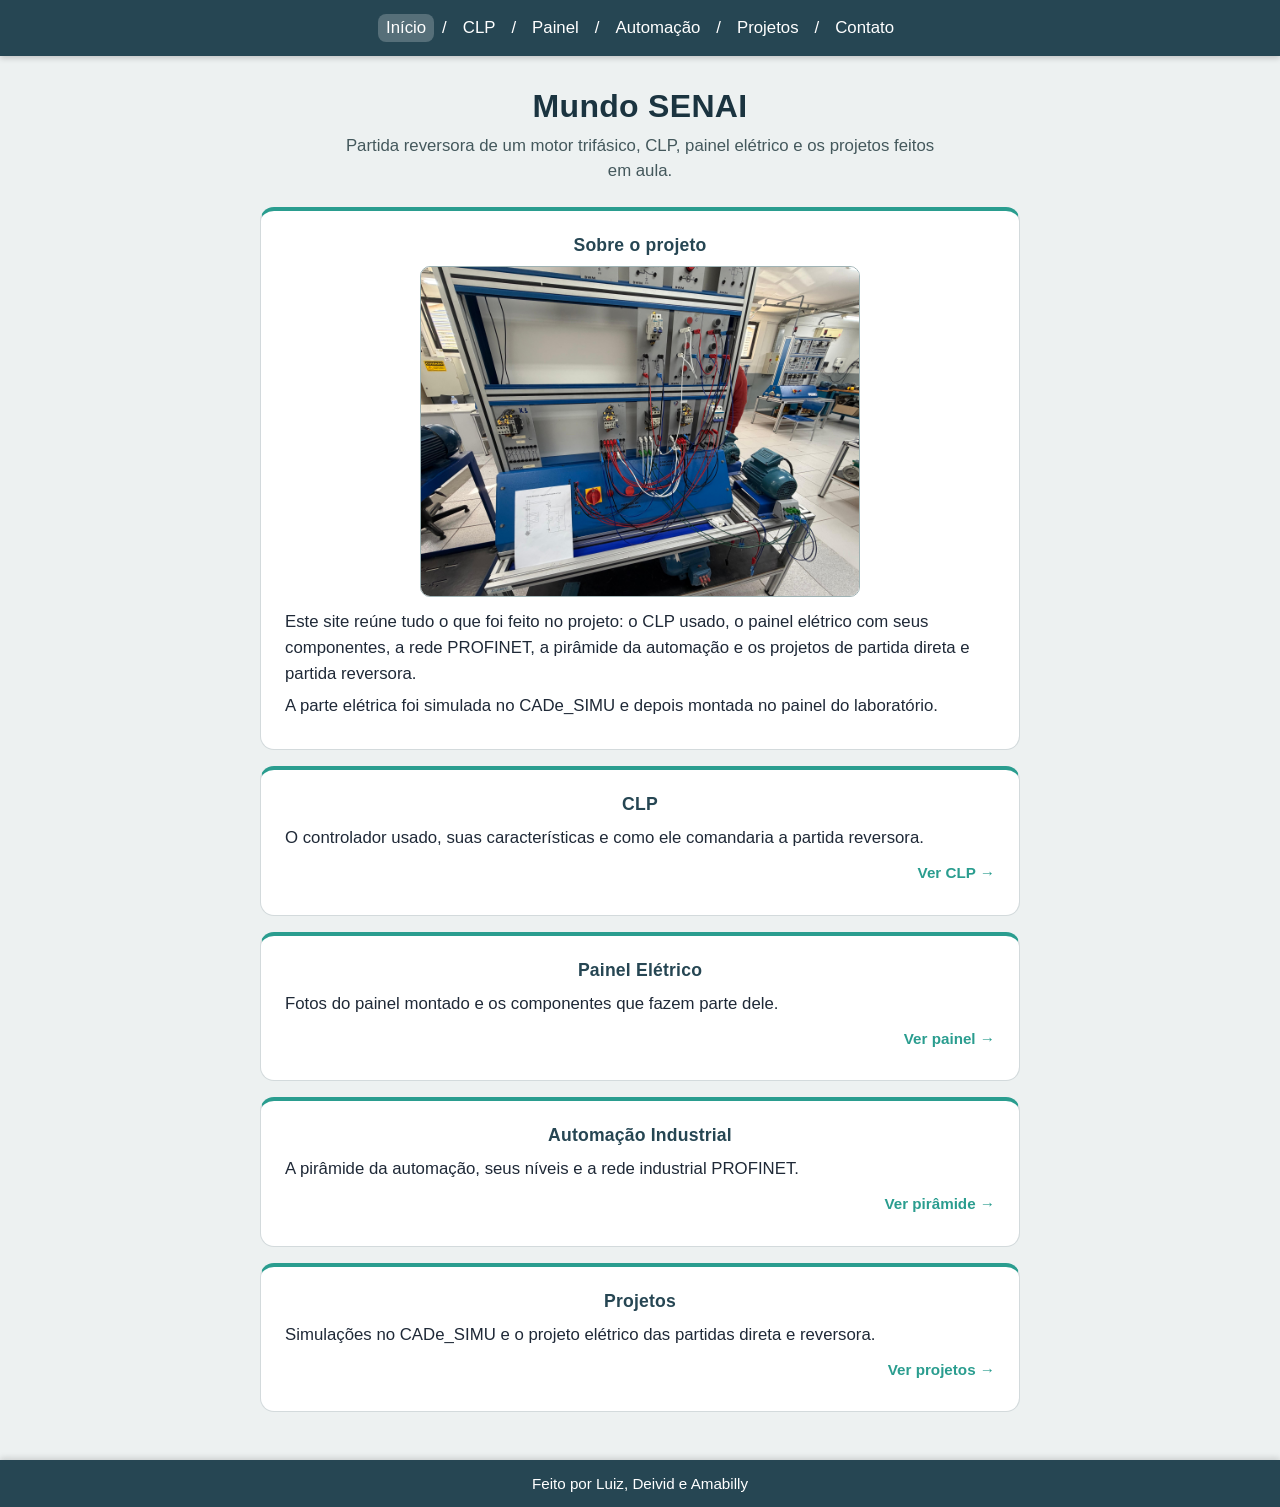
<file: index.html>
<!DOCTYPE html>
<html lang="pt-BR">
<head>
    <meta charset="UTF-8">
    <meta name="viewport" content="width=device-width, initial-scale=1.0">
    <link rel="stylesheet" href="./css/style.css">
    <title>Mundo SENAI</title>
</head>
<body>
    <header>
        <input type="checkbox" id="menu">
        <label for="menu" class="hamb">&#9776; Menu</label>
        <nav>
            <a class="atual" href="./index.html">Início</a><span> /</span>
            <a href="./html/clp.html">CLP</a><span> /</span>
            <a href="./html/painel.html">Painel</a><span> /</span>
            <a href="./html/automacao.html">Automação</a><span> /</span>
            <a href="./html/projetos.html">Projetos</a><span> /</span>
            <a href="./html/contato.html">Contato</a>
        </nav>
    </header>
    <main>

        <h1>Mundo SENAI</h1>
        <p class="sub">Partida reversora de um motor trifásico, CLP, painel elétrico e os projetos feitos em aula.</p>

        <section>
            <h3>Sobre o projeto</h3>
            <a href="./img/reversora.jpeg" target="_blank"><img src="./img/reversora.jpeg" alt="Painel elétrico montado com a partida reversora"></a>
            <p>Este site reúne tudo o que foi feito no projeto: o CLP usado, o painel elétrico com seus componentes, a rede PROFINET, a pirâmide da automação e os projetos de partida direta e partida reversora.</p>
            <p>A parte elétrica foi simulada no CADe_SIMU e depois montada no painel do laboratório.</p>
        </section>

        <section class="pag">
            <a href="./html/clp.html">
                <h3>CLP</h3>
                <p>O controlador usado, suas características e como ele comandaria a partida reversora.</p>
                <p class="ver">Ver CLP &rarr;</p>
            </a>
        </section>

        <section class="pag">
            <a href="./html/painel.html">
                <h3>Painel Elétrico</h3>
                <p>Fotos do painel montado e os componentes que fazem parte dele.</p>
                <p class="ver">Ver painel &rarr;</p>
            </a>
        </section>

        <section class="pag">
            <a href="./html/automacao.html">
                <h3>Automação Industrial</h3>
                <p>A pirâmide da automação, seus níveis e a rede industrial PROFINET.</p>
                <p class="ver">Ver pirâmide &rarr;</p>
            </a>
        </section>

        <section class="pag">
            <a href="./html/projetos.html">
                <h3>Projetos</h3>
                <p>Simulações no CADe_SIMU e o projeto elétrico das partidas direta e reversora.</p>
                <p class="ver">Ver projetos &rarr;</p>
            </a>
        </section>

    </main>
    <footer>
        <p>Feito por Luiz, Deivid e Amabilly</p>
    </footer>
</body>
</html>
</file>
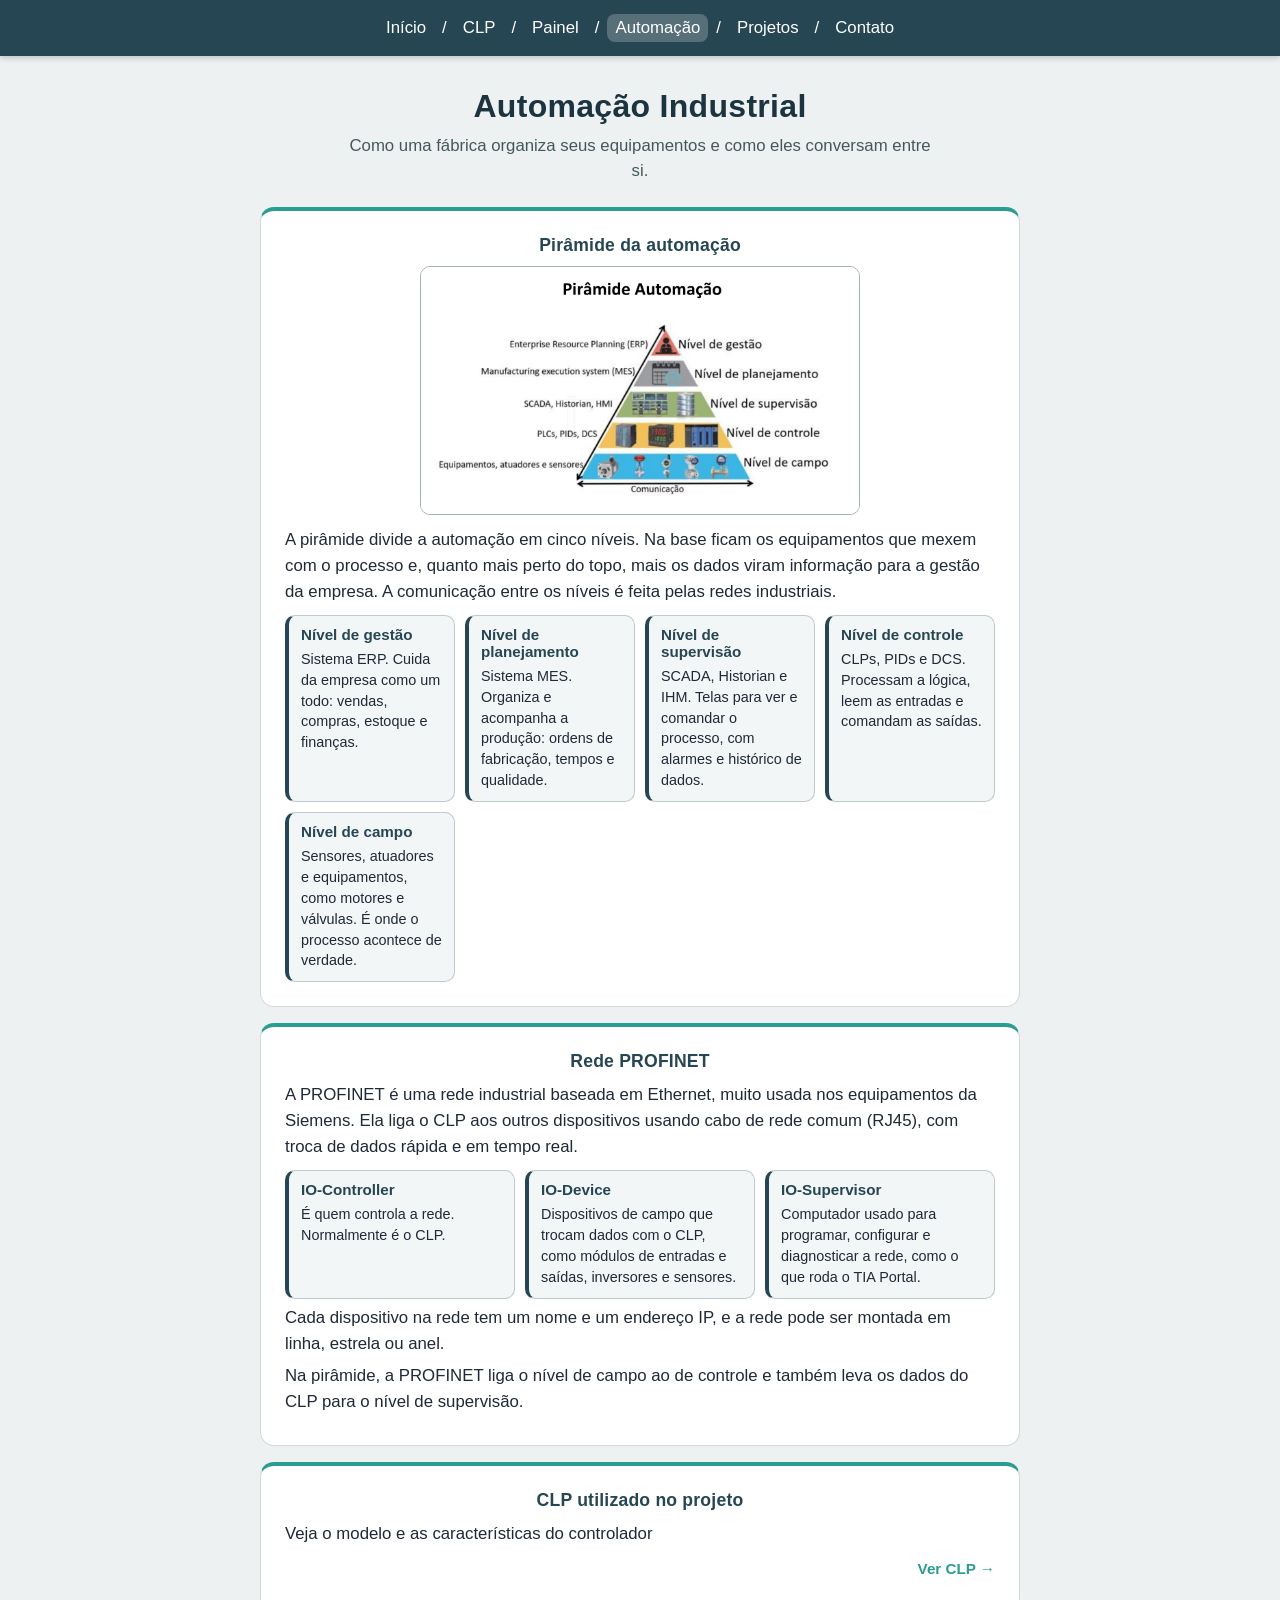
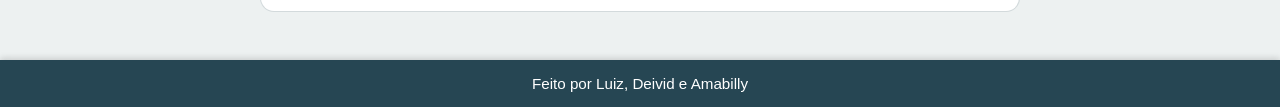
<file: html/automacao.html>
<!DOCTYPE html>
<html lang="pt-BR">
<head>
    <meta charset="UTF-8">
    <meta name="viewport" content="width=device-width, initial-scale=1.0">
    <link rel="stylesheet" href="../css/style.css">
    <title>Automação</title>
</head>
<body>
    <header>
        <input type="checkbox" id="menu">
        <label for="menu" class="hamb">&#9776; Menu</label>
        <nav>
            <a href="../index.html">Início</a><span> /</span>
            <a href="./clp.html">CLP</a><span> /</span>
            <a href="./painel.html">Painel</a><span> /</span>
            <a class="atual" href="./automacao.html">Automação</a><span> /</span>
            <a href="./projetos.html">Projetos</a><span> /</span>
            <a href="./contato.html">Contato</a>
        </nav>
    </header>
    <main>

        <h1>Automação Industrial</h1>
        <p class="sub">Como uma fábrica organiza seus equipamentos e como eles conversam entre si.</p>

        <section>
            <h3>Pirâmide da automação</h3>
            <a href="../img/automacao.png" target="_blank"><img src="../img/automacao.png" alt="Pirâmide da automação com os cinco níveis"></a>
            <p>A pirâmide divide a automação em cinco níveis. Na base ficam os equipamentos que mexem com o processo e, quanto mais perto do topo, mais os dados viram informação para a gestão da empresa. A comunicação entre os níveis é feita pelas redes industriais.</p>
            <div class="grade">
                <div class="item n1">
                    <h4>Nível de gestão</h4>
                    <p>Sistema ERP. Cuida da empresa como um todo: vendas, compras, estoque e finanças.</p>
                </div>
                <div class="item n2">
                    <h4>Nível de planejamento</h4>
                    <p>Sistema MES. Organiza e acompanha a produção: ordens de fabricação, tempos e qualidade.</p>
                </div>
                <div class="item n3">
                    <h4>Nível de supervisão</h4>
                    <p>SCADA, Historian e IHM. Telas para ver e comandar o processo, com alarmes e histórico de dados.</p>
                </div>
                <div class="item n4">
                    <h4>Nível de controle</h4>
                    <p>CLPs, PIDs e DCS. Processam a lógica, leem as entradas e comandam as saídas.</p>
                </div>
                <div class="item n5">
                    <h4>Nível de campo</h4>
                    <p>Sensores, atuadores e equipamentos, como motores e válvulas. É onde o processo acontece de verdade.</p>
                </div>
            </div>
        </section>

        <section>
            <h3>Rede PROFINET</h3>
            <p>A PROFINET é uma rede industrial baseada em Ethernet, muito usada nos equipamentos da Siemens. Ela liga o CLP aos outros dispositivos usando cabo de rede comum (RJ45), com troca de dados rápida e em tempo real.</p>
            <div class="grade">
                <div class="item">
                    <h4>IO-Controller</h4>
                    <p>É quem controla a rede. Normalmente é o CLP.</p>
                </div>
                <div class="item">
                    <h4>IO-Device</h4>
                    <p>Dispositivos de campo que trocam dados com o CLP, como módulos de entradas e saídas, inversores e sensores.</p>
                </div>
                <div class="item">
                    <h4>IO-Supervisor</h4>
                    <p>Computador usado para programar, configurar e diagnosticar a rede, como o que roda o TIA Portal.</p>
                </div>
            </div>
            <p>Cada dispositivo na rede tem um nome e um endereço IP, e a rede pode ser montada em linha, estrela ou anel.</p>
            <p>Na pirâmide, a PROFINET liga o nível de campo ao de controle e também leva os dados do CLP para o nível de supervisão.</p>
        </section>

        <section class="pag">
            <a href="./clp.html">
                <h3>CLP utilizado no projeto</h3>
                <p>Veja o modelo e as características do controlador</p>
                <p class="ver">Ver CLP &rarr;</p>
            </a>
        </section>

    </main>
    <footer>
        <p>Feito por Luiz, Deivid e Amabilly</p>
    </footer>
</body>
</html>
</file>
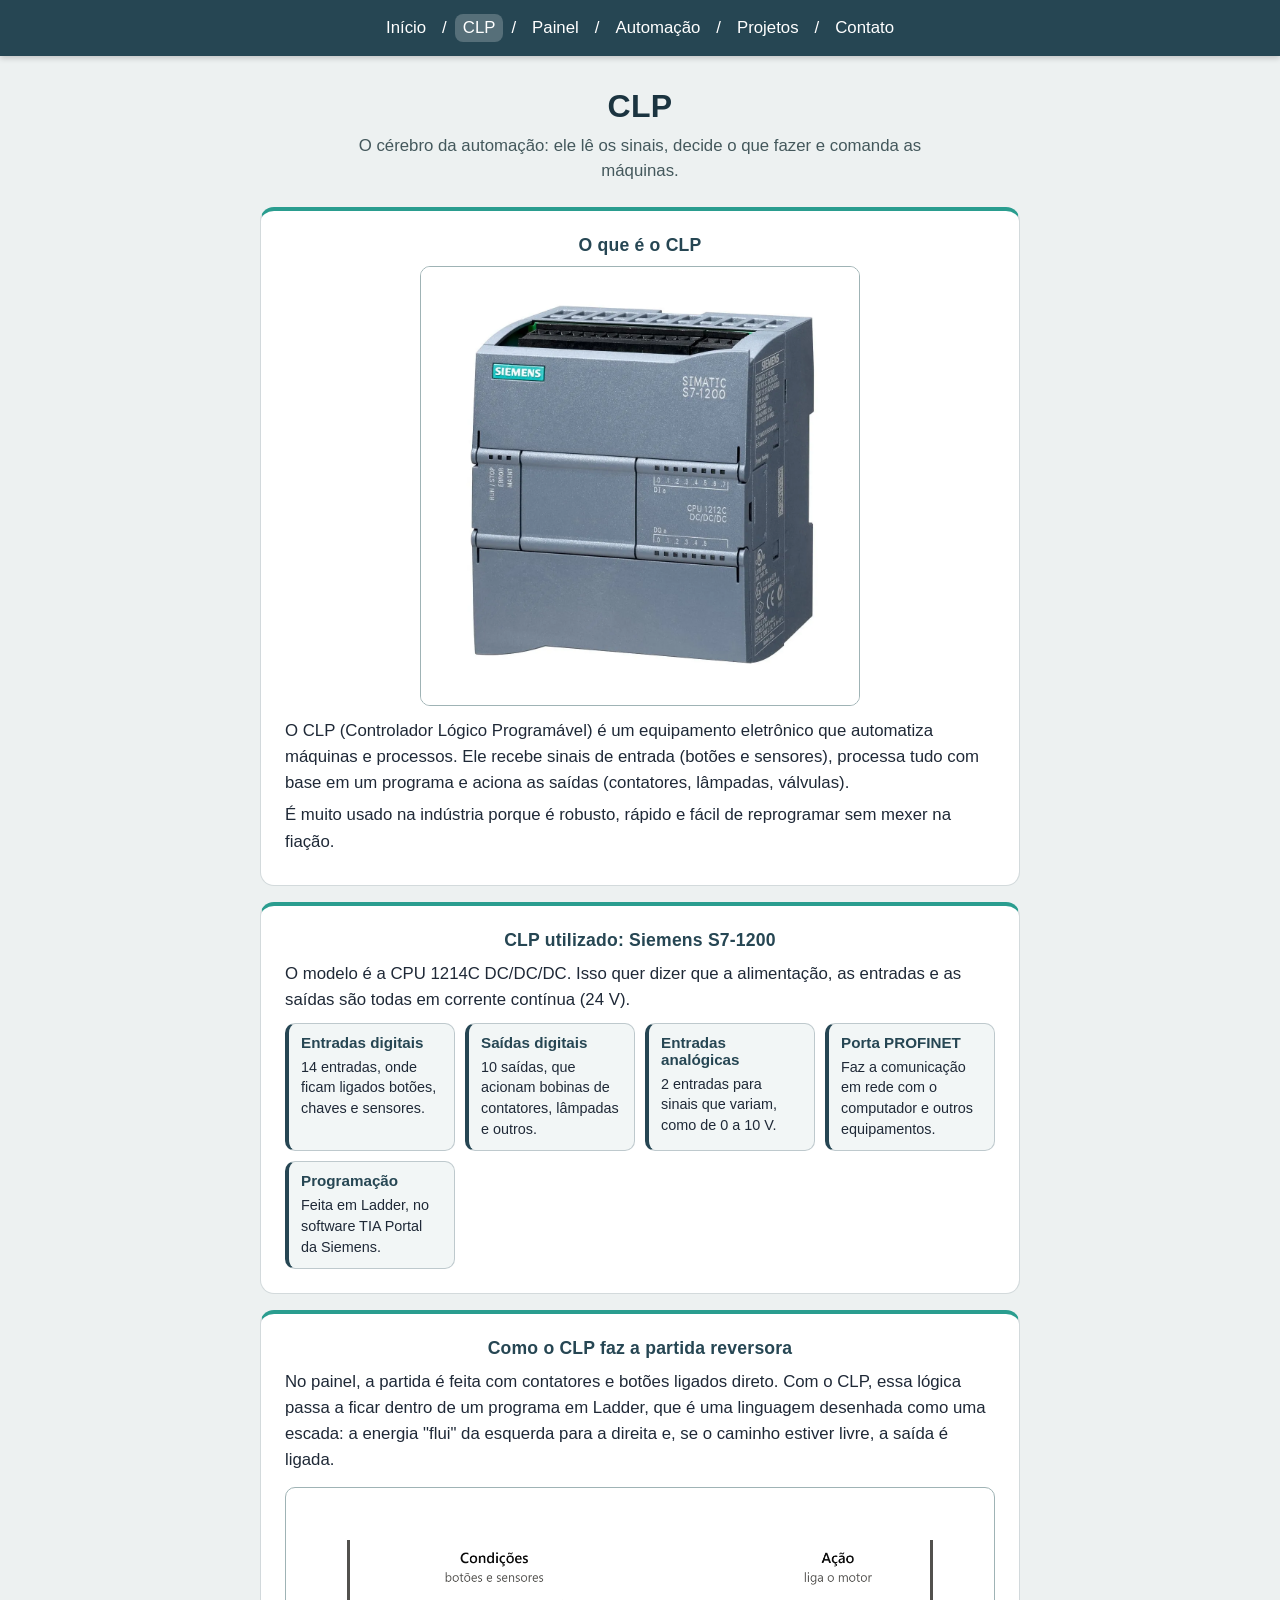
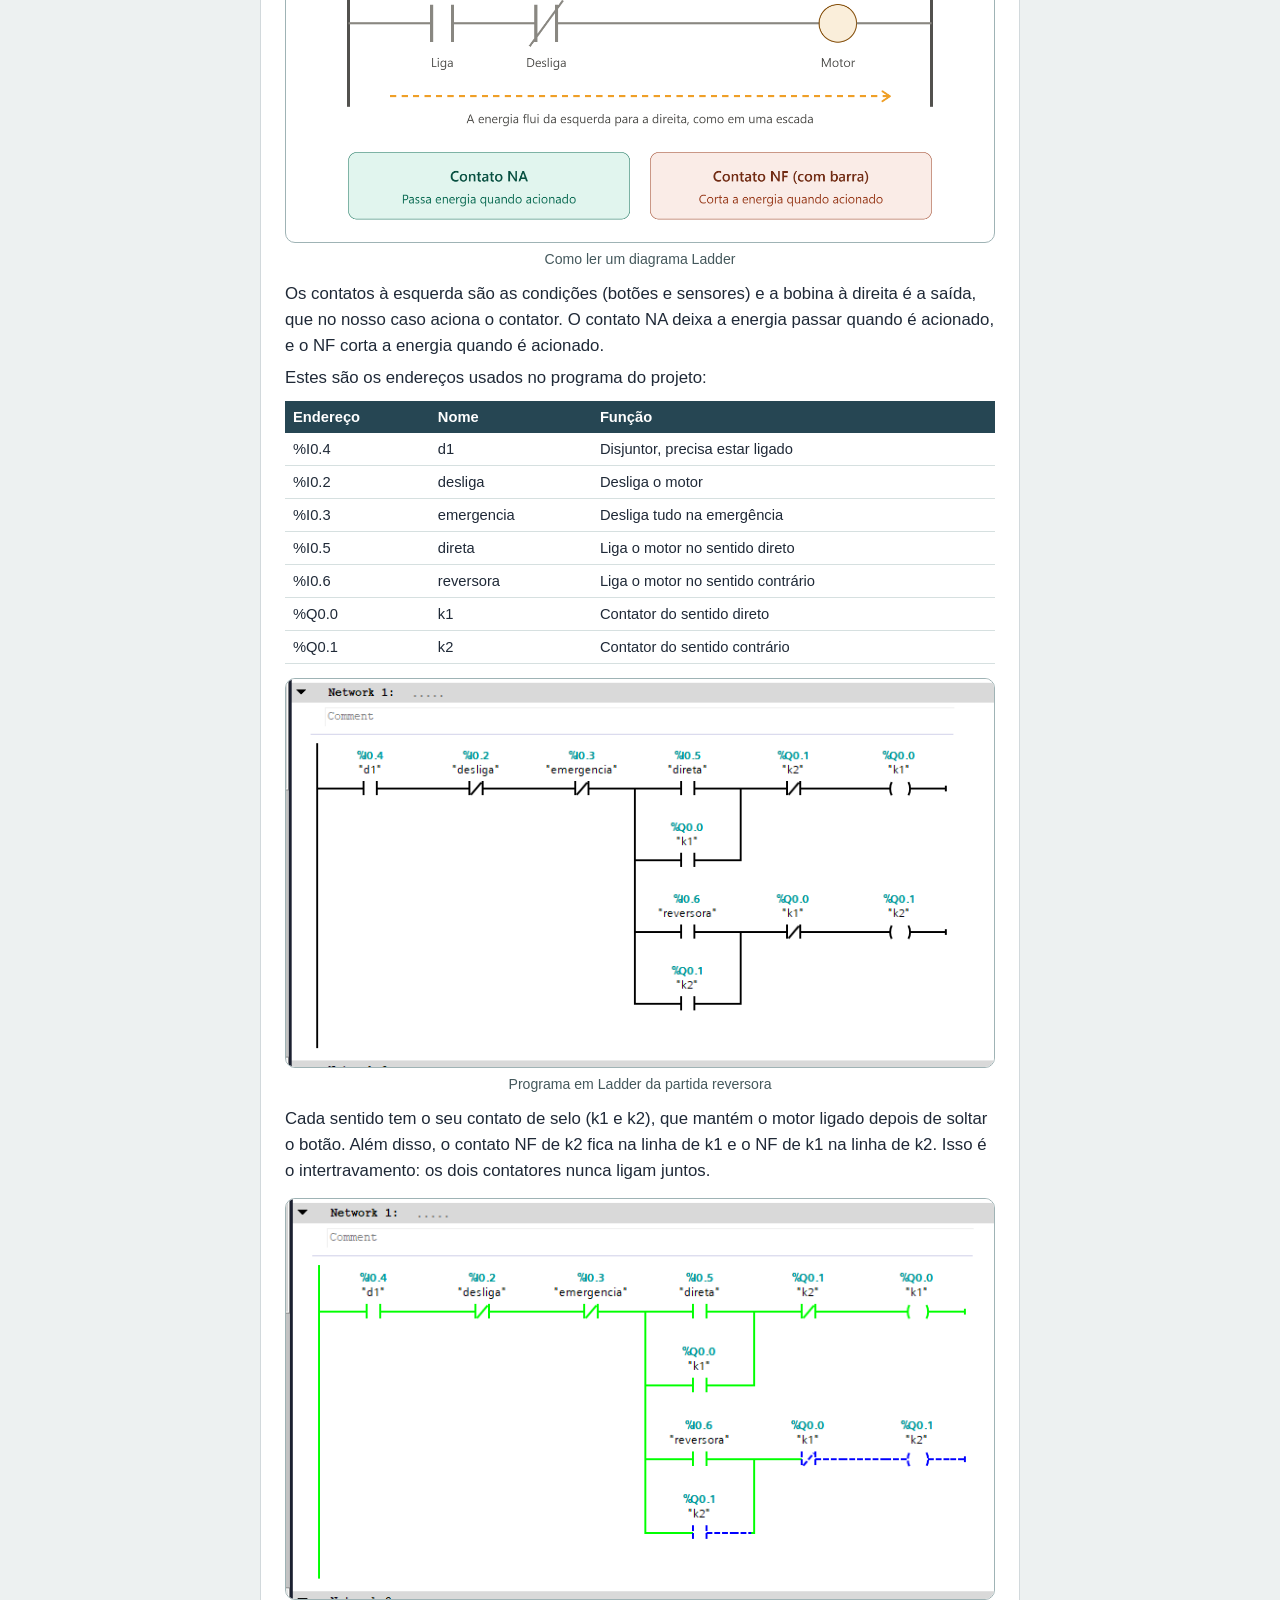
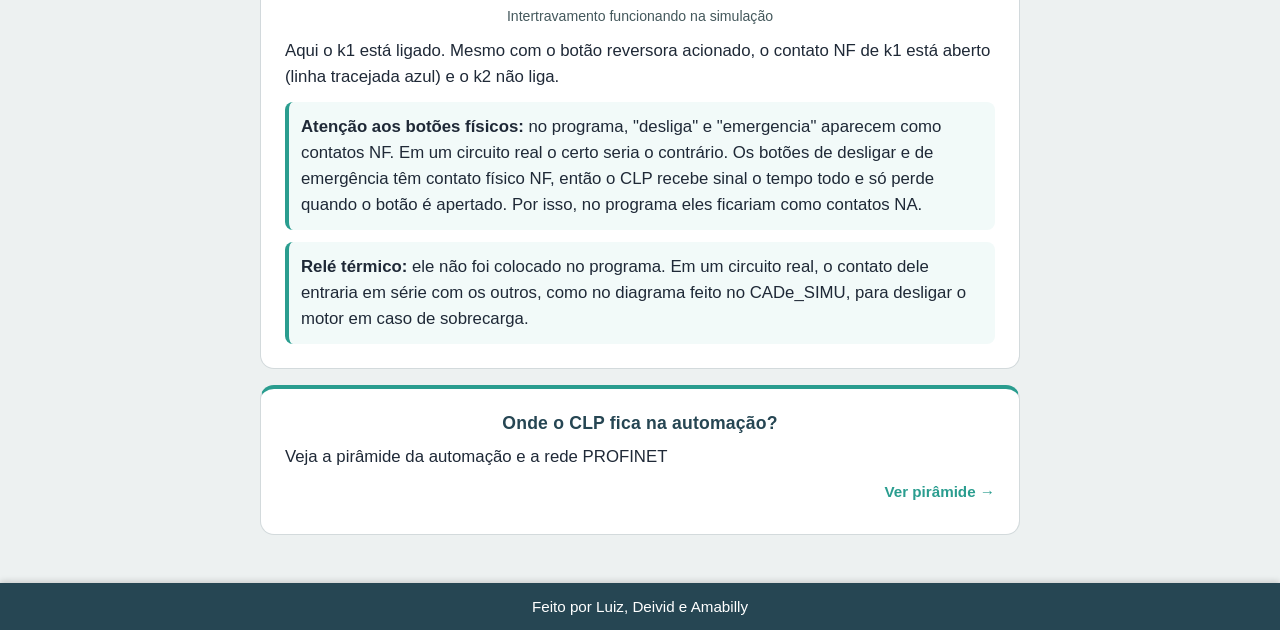
<file: html/clp.html>
<!DOCTYPE html>
<html lang="pt-BR">
<head>
    <meta charset="UTF-8">
    <meta name="viewport" content="width=device-width, initial-scale=1.0">
    <link rel="stylesheet" href="../css/style.css">
    <title>CLP</title>
</head>
<body>
    <header>
        <input type="checkbox" id="menu">
        <label for="menu" class="hamb">&#9776; Menu</label>
        <nav>
            <a href="../index.html">Início</a><span> /</span>
            <a class="atual" href="./clp.html">CLP</a><span> /</span>
            <a href="./painel.html">Painel</a><span> /</span>
            <a href="./automacao.html">Automação</a><span> /</span>
            <a href="./projetos.html">Projetos</a><span> /</span>
            <a href="./contato.html">Contato</a>
        </nav>
    </header>
    <main>

        <h1>CLP</h1>
        <p class="sub">O cérebro da automação: ele lê os sinais, decide o que fazer e comanda as máquinas.</p>

        <section>
            <h3>O que é o CLP</h3>
            <img src="../img/clp.png" alt="CLP">
            <p>O CLP (Controlador Lógico Programável) é um equipamento eletrônico que automatiza máquinas e processos. Ele recebe sinais de entrada (botões e sensores), processa tudo com base em um programa e aciona as saídas (contatores, lâmpadas, válvulas).</p>
            <p>É muito usado na indústria porque é robusto, rápido e fácil de reprogramar sem mexer na fiação.</p>
        </section>

        <section>
            <h3>CLP utilizado: Siemens S7-1200</h3>
            <p>O modelo é a CPU 1214C DC/DC/DC. Isso quer dizer que a alimentação, as entradas e as saídas são todas em corrente contínua (24 V).</p>
            <div class="grade">
                <div class="item">
                    <h4>Entradas digitais</h4>
                    <p>14 entradas, onde ficam ligados botões, chaves e sensores.</p>
                </div>
                <div class="item">
                    <h4>Saídas digitais</h4>
                    <p>10 saídas, que acionam bobinas de contatores, lâmpadas e outros.</p>
                </div>
                <div class="item">
                    <h4>Entradas analógicas</h4>
                    <p>2 entradas para sinais que variam, como de 0 a 10 V.</p>
                </div>
                <div class="item">
                    <h4>Porta PROFINET</h4>
                    <p>Faz a comunicação em rede com o computador e outros equipamentos.</p>
                </div>
                <div class="item">
                    <h4>Programação</h4>
                    <p>Feita em Ladder, no software TIA Portal da Siemens.</p>
                </div>
            </div>
        </section>

        <section>
            <h3>Como o CLP faz a partida reversora</h3>
            <p>No painel, a partida é feita com contatores e botões ligados direto. Com o CLP, essa lógica passa a ficar dentro de um programa em Ladder, que é uma linguagem desenhada como uma escada: a energia "flui" da esquerda para a direita e, se o caminho estiver livre, a saída é ligada.</p>
            <a href="../img/ladder/como_ler_um_diagrama_ladder.png" target="_blank"><img class="ladder" src="../img/ladder/como_ler_um_diagrama_ladder.png" alt="Como ler um diagrama ladder: contato NA, contato NF e saída"></a>
            <p class="legenda">Como ler um diagrama Ladder</p>
            <p>Os contatos à esquerda são as condições (botões e sensores) e a bobina à direita é a saída, que no nosso caso aciona o contator. O contato NA deixa a energia passar quando é acionado, e o NF corta a energia quando é acionado.</p>

            <p>Estes são os endereços usados no programa do projeto:</p>
            <table class="tabela">
                <tr>
                    <th>Endereço</th>
                    <th>Nome</th>
                    <th>Função</th>
                </tr>
                <tr>
                    <td>%I0.4</td>
                    <td>d1</td>
                    <td>Disjuntor, precisa estar ligado</td>
                </tr>
                <tr>
                    <td>%I0.2</td>
                    <td>desliga</td>
                    <td>Desliga o motor</td>
                </tr>
                <tr>
                    <td>%I0.3</td>
                    <td>emergencia</td>
                    <td>Desliga tudo na emergência</td>
                </tr>
                <tr>
                    <td>%I0.5</td>
                    <td>direta</td>
                    <td>Liga o motor no sentido direto</td>
                </tr>
                <tr>
                    <td>%I0.6</td>
                    <td>reversora</td>
                    <td>Liga o motor no sentido contrário</td>
                </tr>
                <tr>
                    <td>%Q0.0</td>
                    <td>k1</td>
                    <td>Contator do sentido direto</td>
                </tr>
                <tr>
                    <td>%Q0.1</td>
                    <td>k2</td>
                    <td>Contator do sentido contrário</td>
                </tr>
            </table>

            <a href="../img/ladder/reversora.png" target="_blank"><img class="ladder" src="../img/ladder/reversora.png" alt="Programa em Ladder da partida reversora no TIA Portal"></a>
            <p class="legenda">Programa em Ladder da partida reversora</p>
            <p>Cada sentido tem o seu contato de selo (k1 e k2), que mantém o motor ligado depois de soltar o botão. Além disso, o contato NF de k2 fica na linha de k1 e o NF de k1 na linha de k2. Isso é o intertravamento: os dois contatores nunca ligam juntos.</p>

            <a href="../img/ladder/intertravamento.png" target="_blank"><img class="ladder" src="../img/ladder/intertravamento.png" alt="Simulação do intertravamento: com k1 ligado, o contato NF de k1 abre e k2 não liga"></a>
            <p class="legenda">Intertravamento funcionando na simulação</p>
            <p>Aqui o k1 está ligado. Mesmo com o botão reversora acionado, o contato NF de k1 está aberto (linha tracejada azul) e o k2 não liga.</p>

            <div class="aviso">
                <p><b>Atenção aos botões físicos:</b> no programa, "desliga" e "emergencia" aparecem como contatos NF. Em um circuito real o certo seria o contrário. Os botões de desligar e de emergência têm contato físico NF, então o CLP recebe sinal o tempo todo e só perde quando o botão é apertado. Por isso, no programa eles ficariam como contatos NA.</p>
            </div>
            <div class="aviso">
                <p><b>Relé térmico:</b> ele não foi colocado no programa. Em um circuito real, o contato dele entraria em série com os outros, como no diagrama feito no CADe_SIMU, para desligar o motor em caso de sobrecarga.</p>
            </div>
        </section>

        <section class="pag">
            <a href="./automacao.html">
                <h3>Onde o CLP fica na automação?</h3>
                <p>Veja a pirâmide da automação e a rede PROFINET</p>
                <p class="ver">Ver pirâmide &rarr;</p>
            </a>
        </section>

    </main>
    <footer>
        <p>Feito por Luiz, Deivid e Amabilly</p>
    </footer>
</body>
</html>
</file>
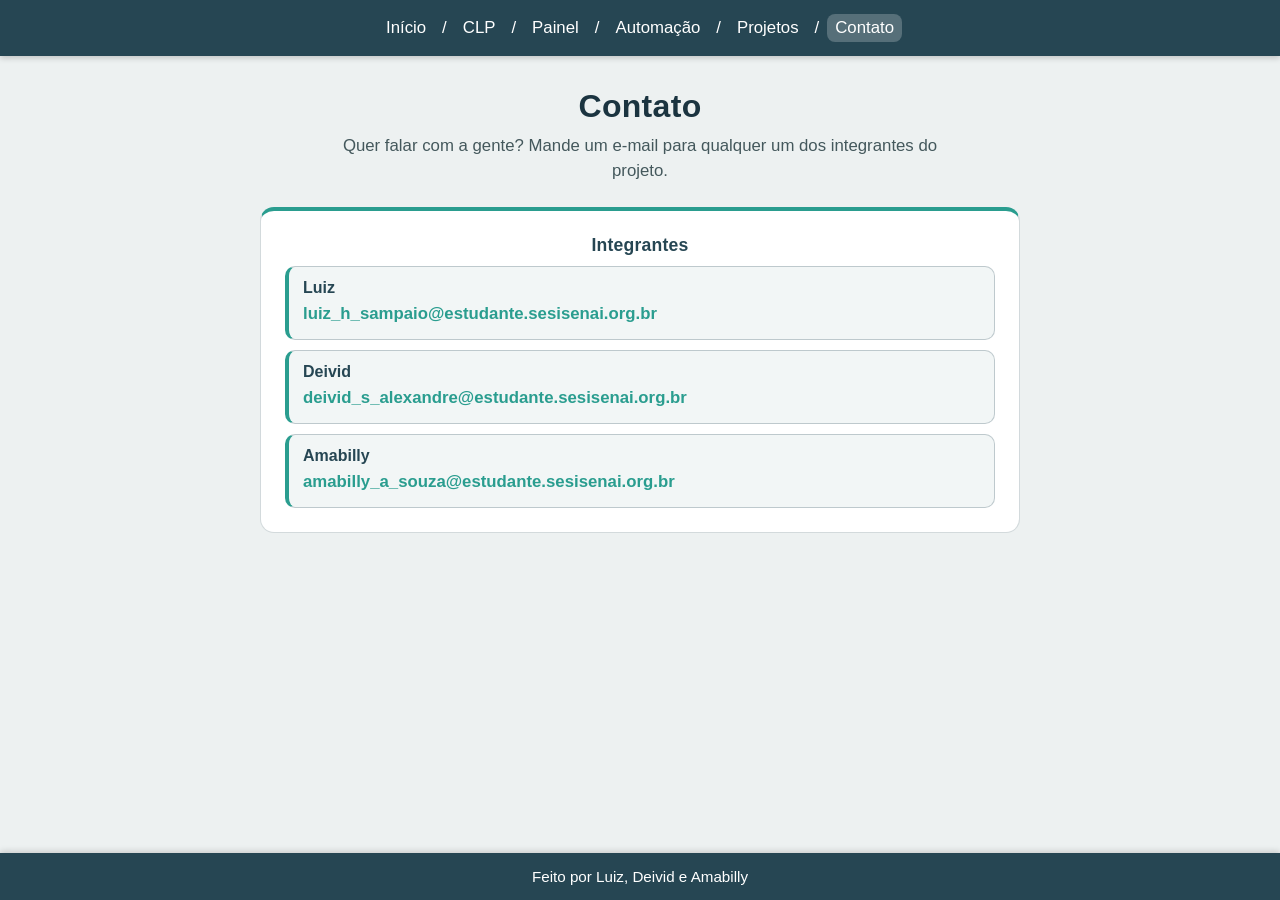
<file: html/contato.html>
<!DOCTYPE html>
<html lang="pt-BR">
<head>
    <meta charset="UTF-8">
    <meta name="viewport" content="width=device-width, initial-scale=1.0">
    <link rel="stylesheet" href="../css/style.css">
    <title>Contato</title>
</head>
<body>
    <header>
        <input type="checkbox" id="menu">
        <label for="menu" class="hamb">&#9776; Menu</label>
        <nav>
            <a href="../index.html">Início</a><span> /</span>
            <a href="./clp.html">CLP</a><span> /</span>
            <a href="./painel.html">Painel</a><span> /</span>
            <a href="./automacao.html">Automação</a><span> /</span>
            <a href="./projetos.html">Projetos</a><span> /</span>
            <a class="atual" href="./contato.html">Contato</a>
        </nav>
    </header>
    <main>

        <h1>Contato</h1>
        <p class="sub">Quer falar com a gente? Mande um e-mail para qualquer um dos integrantes do projeto.</p>

        <section>
            <h3>Integrantes</h3>
            <div class="contatos">
                <div class="item">
                    <h4>Luiz</h4>
                    <p><a class="email" href="mailto:luiz_h_sampaio@estudante.sesisenai.org.br">luiz_h_sampaio@estudante.sesisenai.org.br</a></p>
                </div>
                <div class="item">
                    <h4>Deivid</h4>
                    <p><a class="email" href="mailto:deivid_s_alexandre@estudante.sesisenai.org.br">deivid_s_alexandre@estudante.sesisenai.org.br</a></p>
                </div>
                <div class="item">
                    <h4>Amabilly</h4>
                    <p><a class="email" href="mailto:amabilly_a_souza@estudante.sesisenai.org.br">amabilly_a_souza@estudante.sesisenai.org.br</a></p>
                </div>
            </div>
        </section>

    </main>
    <footer>
        <p>Feito por Luiz, Deivid e Amabilly</p>
    </footer>
</body>
</html>
</file>
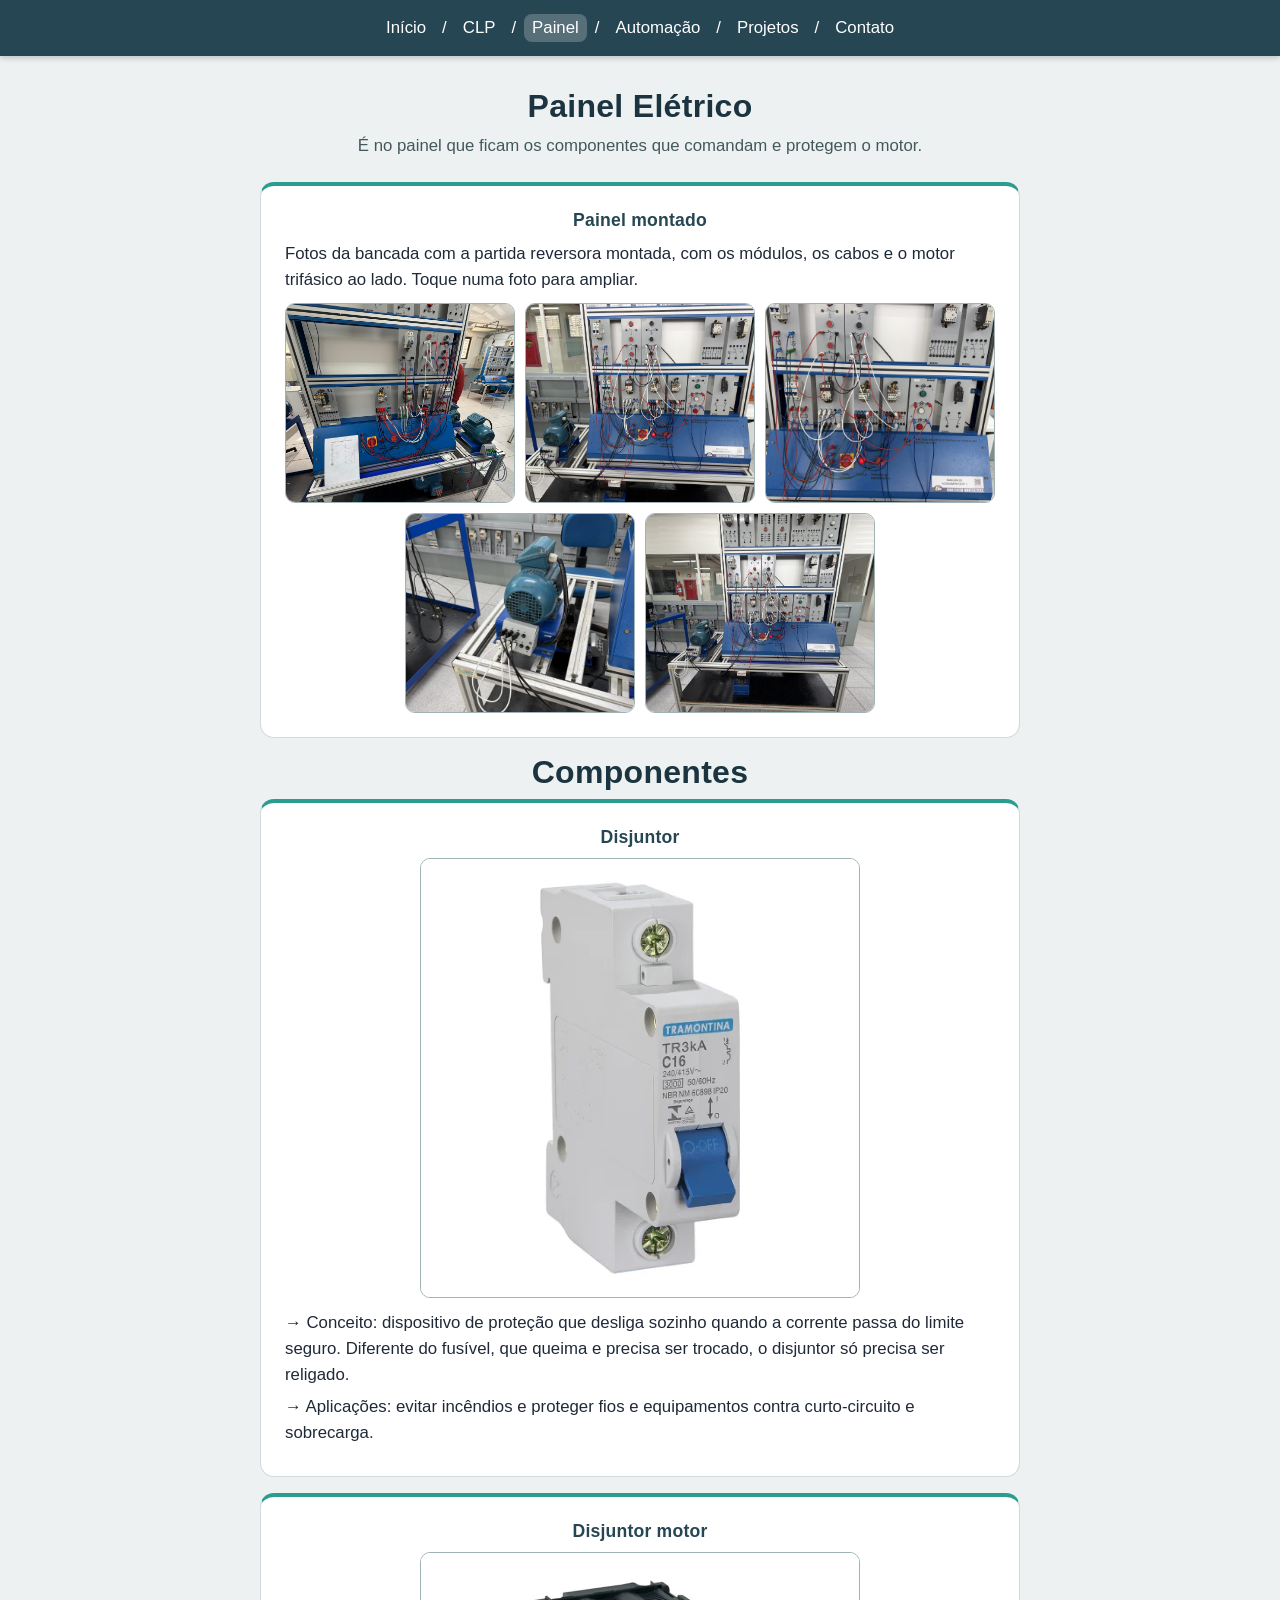
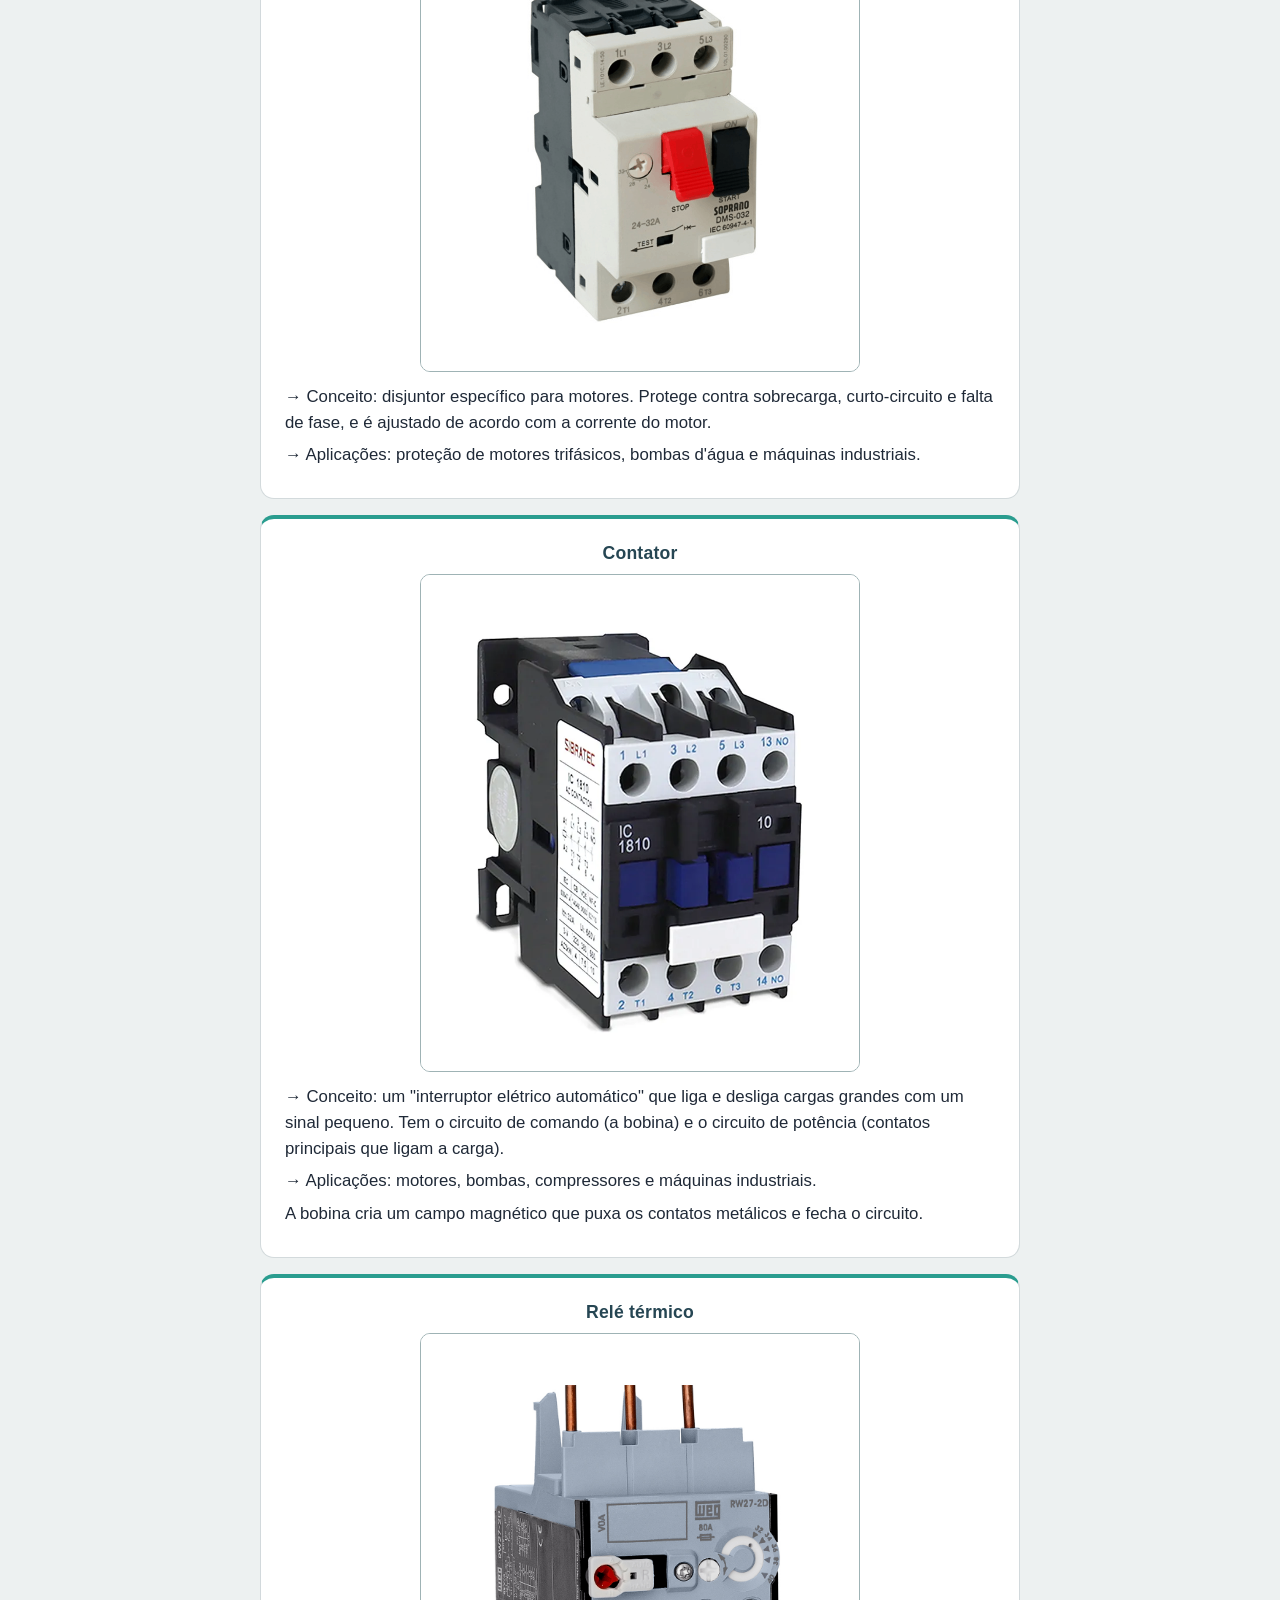
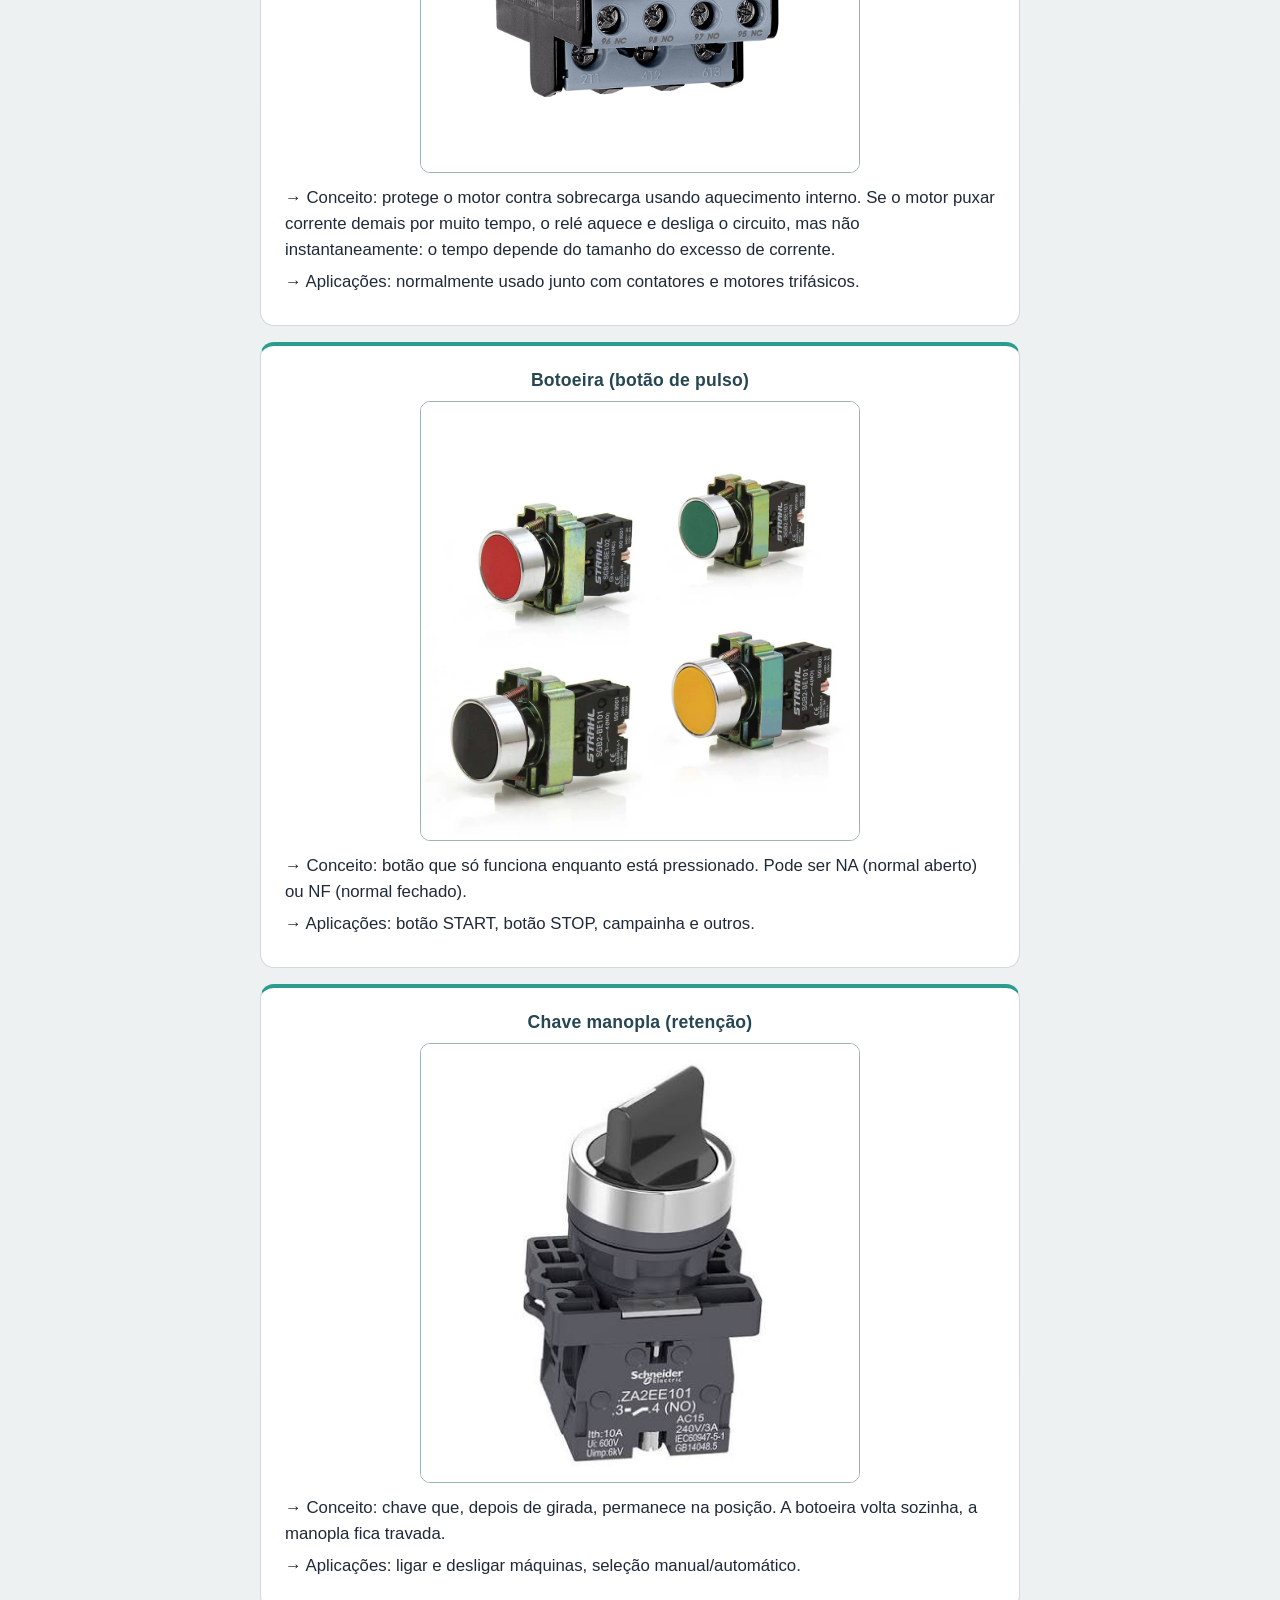
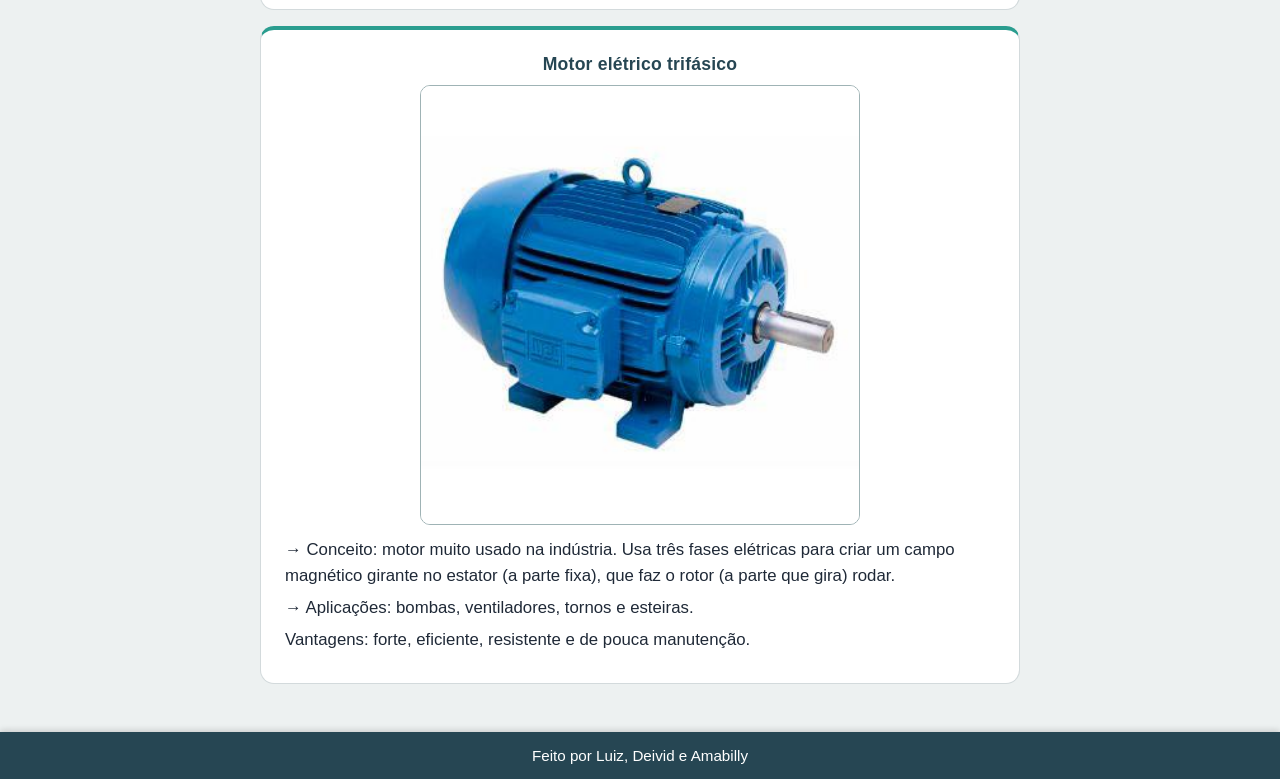
<file: html/painel.html>
<!DOCTYPE html>
<html lang="pt-BR">
<head>
    <meta charset="UTF-8">
    <meta name="viewport" content="width=device-width, initial-scale=1.0">
    <link rel="stylesheet" href="../css/style.css">
    <title>Painel</title>
</head>
<body>
    <header>
        <input type="checkbox" id="menu">
        <label for="menu" class="hamb">&#9776; Menu</label>
        <nav>
            <a href="../index.html">Início</a><span> /</span>
            <a href="./clp.html">CLP</a><span> /</span>
            <a class="atual" href="./painel.html">Painel</a><span> /</span>
            <a href="./automacao.html">Automação</a><span> /</span>
            <a href="./projetos.html">Projetos</a><span> /</span>
            <a href="./contato.html">Contato</a>
        </nav>
    </header>
    <main>

        <h1>Painel Elétrico</h1>
        <p class="sub">É no painel que ficam os componentes que comandam e protegem o motor.</p>

        <section>
            <h3>Painel montado</h3>
            <p>Fotos da bancada com a partida reversora montada, com os módulos, os cabos e o motor trifásico ao lado. Toque numa foto para ampliar.</p>
            <div class="galeria">
                <a href="../img/reversora.jpeg" target="_blank"><img src="../img/reversora.jpeg" alt="Painel da partida reversora, foto 1"></a>
                <a href="../img/reversora2.jpeg" target="_blank"><img src="../img/reversora2.jpeg" alt="Painel da partida reversora, foto 2"></a>
                <a href="../img/reversora3.jpeg" target="_blank"><img src="../img/reversora3.jpeg" alt="Painel da partida reversora, foto 3"></a>
                <a href="../img/reversora4.jpeg" target="_blank"><img src="../img/reversora4.jpeg" alt="Painel da partida reversora, foto 4"></a>
                <a href="../img/reversora5.jpeg" target="_blank"><img src="../img/reversora5.jpeg" alt="Painel da partida reversora, foto 5"></a>
            </div>
        </section>

        <h1>Componentes</h1>

        <section>
            <h3>Disjuntor</h3>
            <img src="../img/componentes/disjuntor.png" alt="Disjuntor">
            <p>→ Conceito: dispositivo de proteção que desliga sozinho quando a corrente passa do limite seguro. Diferente do fusível, que queima e precisa ser trocado, o disjuntor só precisa ser religado.</p>
            <p>→ Aplicações: evitar incêndios e proteger fios e equipamentos contra curto-circuito e sobrecarga.</p>
        </section>

        <section>
            <h3>Disjuntor motor</h3>
            <img src="../img/componentes/disjuntor_motor.png" alt="Disjuntor motor">
            <p>→ Conceito: disjuntor específico para motores. Protege contra sobrecarga, curto-circuito e falta de fase, e é ajustado de acordo com a corrente do motor.</p>
            <p>→ Aplicações: proteção de motores trifásicos, bombas d'água e máquinas industriais.</p>
        </section>

        <section>
            <h3>Contator</h3>
            <img src="../img/componentes/contator.png" alt="Contator">
            <p>→ Conceito: um "interruptor elétrico automático" que liga e desliga cargas grandes com um sinal pequeno. Tem o circuito de comando (a bobina) e o circuito de potência (contatos principais que ligam a carga).</p>
            <p>→ Aplicações: motores, bombas, compressores e máquinas industriais.</p>
            <p>A bobina cria um campo magnético que puxa os contatos metálicos e fecha o circuito.</p>
        </section>

        <section>
            <h3>Relé térmico</h3>
            <img src="../img/componentes/rele_termico.png" alt="Relé térmico">
            <p>→ Conceito: protege o motor contra sobrecarga usando aquecimento interno. Se o motor puxar corrente demais por muito tempo, o relé aquece e desliga o circuito, mas não instantaneamente: o tempo depende do tamanho do excesso de corrente.</p>
            <p>→ Aplicações: normalmente usado junto com contatores e motores trifásicos.</p>
        </section>

        <section>
            <h3>Botoeira (botão de pulso)</h3>
            <img src="../img/componentes/botoeira.png" alt="Botoeira">
            <p>→ Conceito: botão que só funciona enquanto está pressionado. Pode ser NA (normal aberto) ou NF (normal fechado).</p>
            <p>→ Aplicações: botão START, botão STOP, campainha e outros.</p>
        </section>

        <section>
            <h3>Chave manopla (retenção)</h3>
            <img src="../img/componentes/chave_manopla.png" alt="Chave manopla">
            <p>→ Conceito: chave que, depois de girada, permanece na posição. A botoeira volta sozinha, a manopla fica travada.</p>
            <p>→ Aplicações: ligar e desligar máquinas, seleção manual/automático.</p>
        </section>

        <section>
            <h3>Motor elétrico trifásico</h3>
            <img src="../img/componentes/motor_trifasico.png" alt="Motor elétrico trifásico">
            <p>→ Conceito: motor muito usado na indústria. Usa três fases elétricas para criar um campo magnético girante no estator (a parte fixa), que faz o rotor (a parte que gira) rodar.</p>
            <p>→ Aplicações: bombas, ventiladores, tornos e esteiras.</p>
            <p>Vantagens: forte, eficiente, resistente e de pouca manutenção.</p>
        </section>

    </main>
    <footer>
        <p>Feito por Luiz, Deivid e Amabilly</p>
    </footer>
</body>
</html>
</file>
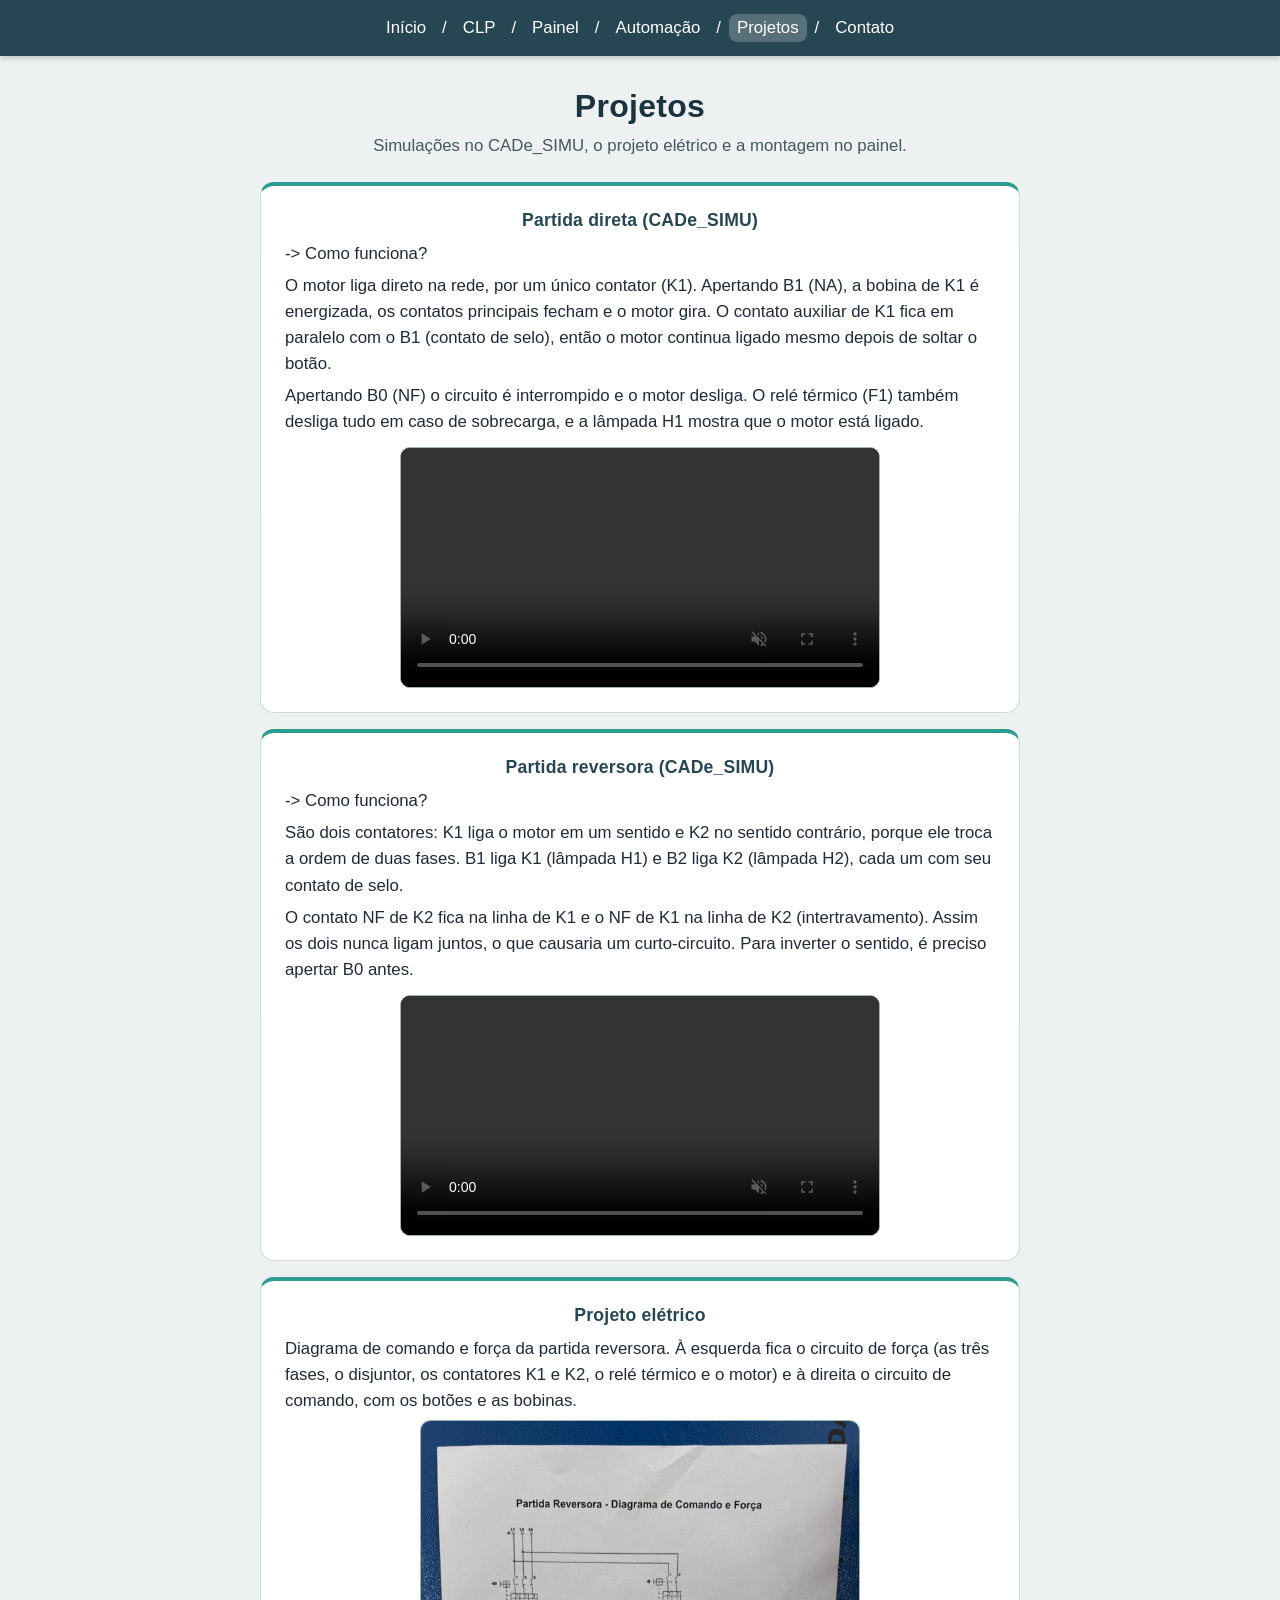
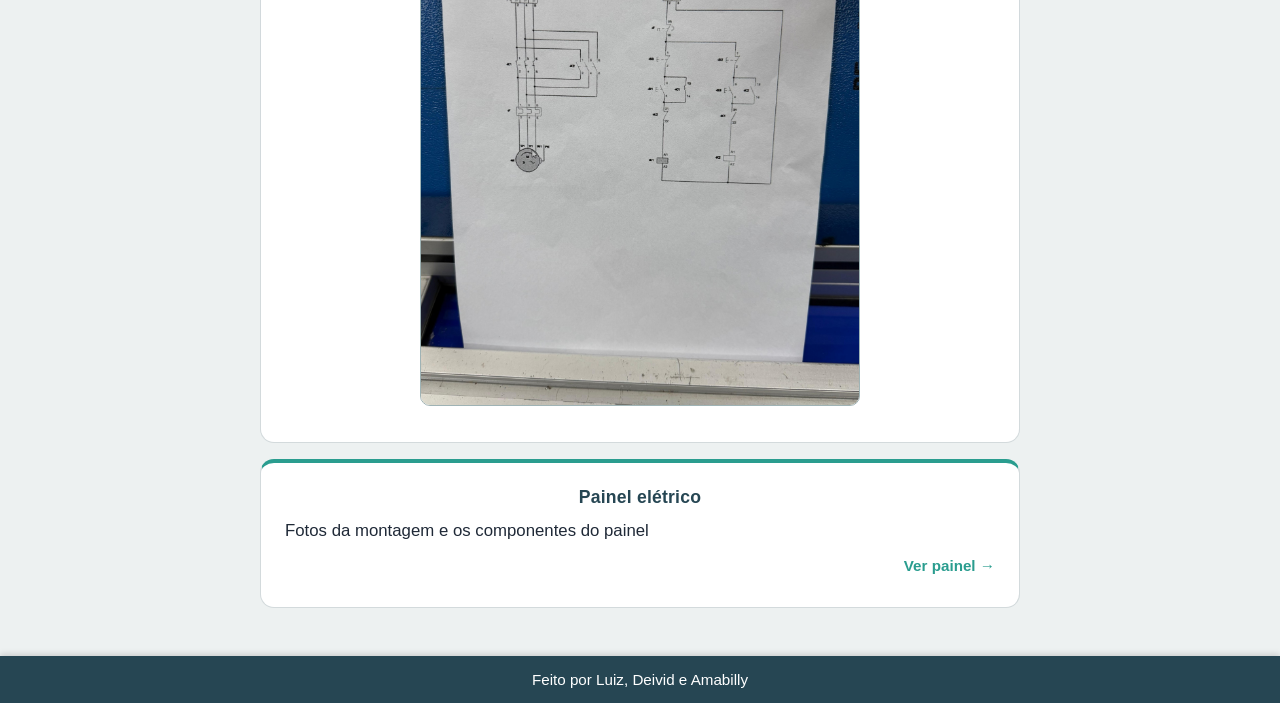
<file: html/projetos.html>
<!DOCTYPE html>
<html lang="pt-BR">
<head>
    <meta charset="UTF-8">
    <meta name="viewport" content="width=device-width, initial-scale=1.0">
    <link rel="stylesheet" href="../css/style.css">
    <title>Projetos</title>
</head>
<body>
    <header>
        <input type="checkbox" id="menu">
        <label for="menu" class="hamb">&#9776; Menu</label>
        <nav>
            <a href="../index.html">Início</a><span> /</span>
            <a href="./clp.html">CLP</a><span> /</span>
            <a href="./painel.html">Painel</a><span> /</span>
            <a href="./automacao.html">Automação</a><span> /</span>
            <a class="atual" href="./projetos.html">Projetos</a><span> /</span>
            <a href="./contato.html">Contato</a>
        </nav>
    </header>
    <main>

        <h1>Projetos</h1>
        <p class="sub">Simulações no CADe_SIMU, o projeto elétrico e a montagem no painel.</p>

        <section>
            <h3>Partida direta (CADe_SIMU)</h3>
            <p>-> Como funciona?</p>
            <p>O motor liga direto na rede, por um único contator (K1). Apertando B1 (NA), a bobina de K1 é energizada, os contatos principais fecham e o motor gira. O contato auxiliar de K1 fica em paralelo com o B1 (contato de selo), então o motor continua ligado mesmo depois de soltar o botão.</p>
            <p>Apertando B0 (NF) o circuito é interrompido e o motor desliga. O relé térmico (F1) também desliga tudo em caso de sobrecarga, e a lâmpada H1 mostra que o motor está ligado.</p>
            <video src="../vid/partida_direta.mp4" controls muted preload="metadata"></video>
        </section>

        <section>
            <h3>Partida reversora (CADe_SIMU)</h3>
            <p>-> Como funciona?</p>
            <p>São dois contatores: K1 liga o motor em um sentido e K2 no sentido contrário, porque ele troca a ordem de duas fases. B1 liga K1 (lâmpada H1) e B2 liga K2 (lâmpada H2), cada um com seu contato de selo.</p>
            <p>O contato NF de K2 fica na linha de K1 e o NF de K1 na linha de K2 (intertravamento). Assim os dois nunca ligam juntos, o que causaria um curto-circuito. Para inverter o sentido, é preciso apertar B0 antes.</p>
            <video src="../vid/partida_reversora.mp4" controls muted preload="metadata"></video>
        </section>

        <section>
            <h3>Projeto elétrico</h3>
            <p>Diagrama de comando e força da partida reversora. À esquerda fica o circuito de força (as três fases, o disjuntor, os contatores K1 e K2, o relé térmico e o motor) e à direita o circuito de comando, com os botões e as bobinas.</p>
            <a href="../img/diagrama.jpeg" target="_blank"><img src="../img/diagrama.jpeg" alt="Diagrama de comando e força da partida reversora"></a>
        </section>

        <section class="pag">
            <a href="./painel.html">
                <h3>Painel elétrico</h3>
                <p>Fotos da montagem e os componentes do painel</p>
                <p class="ver">Ver painel &rarr;</p>
            </a>
        </section>

    </main>
    <footer>
        <p>Feito por Luiz, Deivid e Amabilly</p>
    </footer>
</body>
</html>
</file>
<file: css/style.css>
*{
    margin: 0px;
    padding: 0px;
    box-sizing: border-box;
}

body{
    text-align: center;
    background-color: #EDF1F1;
    font-size: 1rem;
    color: #1F2937;
    display: flex;
    flex-direction: column;
    min-height: 100vh;
    font-family: Arial;
    -webkit-tap-highlight-color: transparent;
}

header{
    position: sticky;
    top: 0px;
    z-index: 10;
    background-color: #264653;
    width: 100%;
    padding: 14px 16px;
    box-shadow: 0 2px 6px rgba(0, 0, 0, 0.2);
}

nav{
    display: flex;
    justify-content: center;
    align-items: center;
    gap: 4px;
    flex-wrap: wrap;
    font-size: 0.95rem;
}

main{
    flex: 1;
    padding: 20px 16px;
    display: flex;
    flex-direction: column;
}

footer{
    background-color: #264653;
    width: 100%;
    padding: 15px 0px;
    text-align: center;
    box-shadow: 0 -2px 6px rgba(0, 0, 0, 0.15);
}

footer p{
    color: white;
    font-size: 0.95rem;
    padding: 0px 16px;
}

h1{
    margin-bottom: 8px;
    font-size: 1.5rem;
    color: #1B3440;
    letter-spacing: 0.3px;
}

.sub{
    max-width: 600px;
    margin: 0 auto 24px;
    line-height: 1.5;
    color: #44585C;
}

a{
    color: white;
    text-decoration: none;
    transition: background-color 0.3s, padding 0.3s;
}

a:hover{
    background-color: rgba(255, 255, 255, 0.18);
    border-radius: 8px;
}

span{
    color: white;
}

header a,
footer a{
    padding: 4px 8px;
}

nav a.atual{
    background-color: rgba(255, 255, 255, 0.22);
    border-radius: 8px;
}

section{
    background-color: #FFFFFF;
    border-radius: 14px;
    padding: 16px;
    margin: 0 auto 16px;
    width: 100%;
    max-width: 600px;
    text-align: left;
    transition: box-shadow 0.4s ease;
    border: 1px solid rgba(38, 70, 83, 0.2);
    border-top: 4px solid #2A9D8F;
}

section:hover{
    box-shadow: 3px 4px 12px rgba(0, 0, 0, 0.15);
}

section h3{
    text-align: center;
    margin-bottom: 10px;
    color: #264653;
    font-size: 1.1rem;
    letter-spacing: 0.2px;
}

section img{
    display: block;
    margin: 0 auto 12px;
    width: 100%;
    max-width: 340px;
    height: auto;
    border-radius: 10px;
    border: 1px solid #9FB3B5;
}

section p{
    margin: 6px 0;
    line-height: 1.55;
}

section ul{
    margin: 6px 0 6px 20px;
    line-height: 1.55;
}

.pag a{
    display: block;
    color: #1F2937;
}

.pag a:hover{
    background-color: transparent;
}

.pag{
    transition: box-shadow 0.4s ease, transform 0.25s ease, background-color 0.25s;
}

.pag .ver{
    margin-top: 10px;
    text-align: right;
    font-weight: bold;
    font-size: 0.95rem;
    color: #2A9D8F;
    transition: padding 0.25s;
}

.pag:hover{
    box-shadow: 3px 4px 12px rgba(0, 0, 0, 0.2);
    cursor: pointer;
    transform: translateY(-3px);
    background-color: #F2FAF9;
    border-color: #2A9D8F;
}

.pag:hover .ver{
    padding-right: 6px;
}

.pag:active{
    transform: translateY(0px);
}

.grade{
    display: grid;
    grid-template-columns: repeat(auto-fit, minmax(150px, 1fr));
    gap: 10px;
    margin-top: 10px;
}

.grade .item{
    background-color: #F2F6F6;
    border: 1px solid rgba(38, 70, 83, 0.25);
    border-left: 4px solid #264653;
    border-radius: 10px;
    padding: 10px 12px;
    text-align: left;
}

.grade .item h4{
    color: #264653;
    font-size: 0.95rem;
    margin-bottom: 6px;
}

.grade .item p{
    font-size: 0.9rem;
    line-height: 1.45;
    margin: 0;
}

.n1{ border-left-color: #D9534F; }
.n2{ border-left-color: #8E8E93; }
.n3{ border-left-color: #5CA85C; }
.n4{ border-left-color: #E8A317; }
.n5{ border-left-color: #2B8FD6; }

section img.ladder{
    max-width: 100%;
    margin-top: 14px;
    margin-bottom: 6px;
    background-color: #FFFFFF;
}

.legenda{
    text-align: center;
    font-size: 0.88rem;
    color: #44585C;
    margin-bottom: 10px;
}

.aviso{
    background-color: #F2FAF9;
    border-left: 4px solid #2A9D8F;
    border-radius: 8px;
    padding: 6px 12px;
    margin-top: 12px;
}

.galeria{
    display: flex;
    flex-wrap: wrap;
    justify-content: center;
    gap: 10px;
    margin-top: 10px;
}

.galeria a{
    display: block;
    padding: 0px;
    flex: 0 0 calc((100% - 10px) / 2);
}

@media (min-width: 560px){
    .galeria a{
        flex: 0 0 calc((100% - 20px) / 3);
    }
}

.galeria a:hover{
    background-color: transparent;
}

.galeria img{
    width: 100%;
    max-width: none;
    height: 160px;
    object-fit: cover;
    margin: 0;
    cursor: pointer;
    transition: transform 0.25s ease;
}

.galeria img:hover{
    transform: scale(1.03);
}

section video{
    display: block;
    width: 100%;
    max-width: 480px;
    margin: 12px auto 0;
    border-radius: 10px;
    border: 1px solid #9FB3B5;
    background-color: #000;
}

.tabela{
    width: 100%;
    margin-top: 10px;
    border-collapse: collapse;
    font-size: 0.92rem;
}

.tabela th{
    background-color: #264653;
    color: white;
    padding: 8px;
    text-align: left;
}

.tabela td{
    padding: 8px;
    border-bottom: 1px solid #D6E0E0;
}

details{
    margin-top: 10px;
}

summary{
    cursor: pointer;
    color: #264653;
    font-weight: bold;
    margin-bottom: 10px;
}

.contatos{
    display: flex;
    flex-direction: column;
    gap: 10px;
    margin-top: 10px;
}

.contatos .item{
    background-color: #F2F6F6;
    border: 1px solid rgba(38, 70, 83, 0.25);
    border-left: 4px solid #2A9D8F;
    border-radius: 10px;
    padding: 12px 14px;
    text-align: left;
}

.contatos .item h4{
    color: #264653;
    font-size: 1rem;
    margin-bottom: 4px;
}

.contatos .item p{
    margin: 0;
    word-break: break-all;
}

a.email{
    color: #2A9D8F;
    font-weight: bold;
}

a.email:hover{
    background-color: transparent;
    text-decoration: underline;
}

#menu{
    position: absolute;
    opacity: 0;
    pointer-events: none;
}

.hamb{
    display: none;
}

@media (max-width: 767px){
    .hamb{
        display: block;
        color: white;
        font-size: 1.2rem;
        font-weight: bold;
        cursor: pointer;
        padding: 2px 8px;
        user-select: none;
    }

    header nav{
        display: none;
        flex-direction: column;
        gap: 6px;
        margin-top: 12px;
    }

    #menu:checked ~ nav{
        display: flex;
    }

    nav span{
        display: none;
    }

    header nav a{
        display: block;
        width: 100%;
        padding: 10px;
        background-color: rgba(255, 255, 255, 0.08);
        border-radius: 8px;
    }

    header nav a.atual{
        background-color: rgba(255, 255, 255, 0.25);
    }
}

@media (min-width: 768px){
    body{
        font-size: 1.05rem;
    }

    main{
        padding: 32px 24px;
    }

    h1{
        font-size: 2rem;
    }

    nav{
        font-size: 1.05rem;
        gap: 8px;
    }

    section{
        max-width: 760px;
        padding: 24px;
    }

    section img{
        max-width: 440px;
    }

    .galeria img{
        height: 200px;
    }
}
</file>
